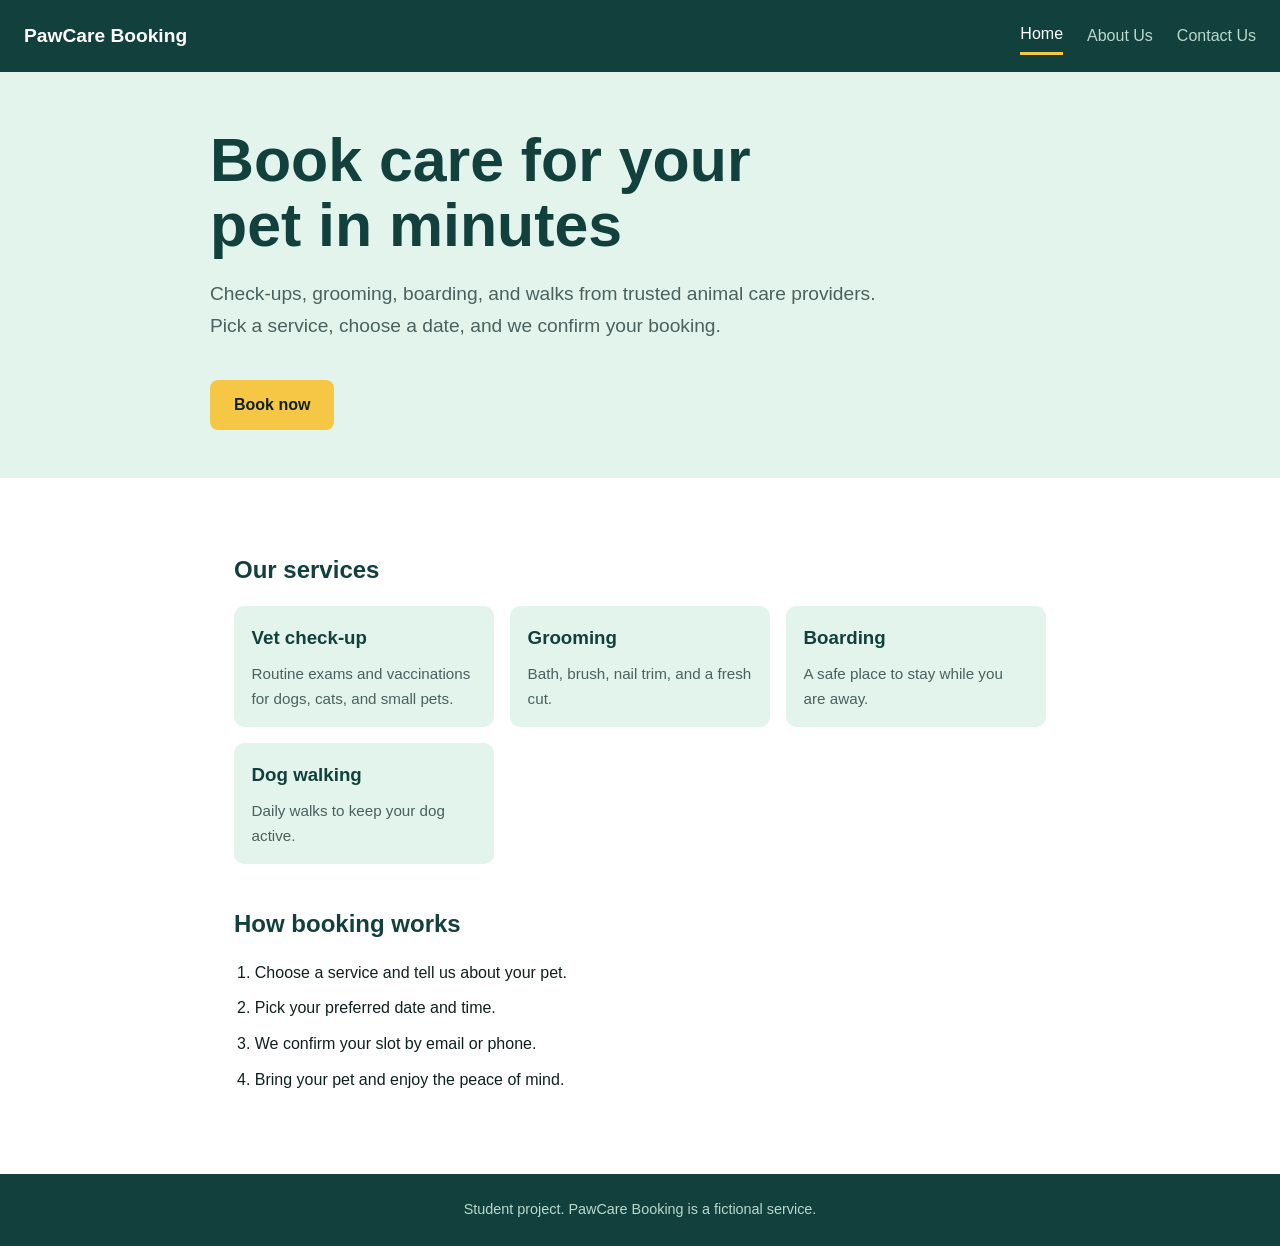
<file: index.html>
<!DOCTYPE html>
<html lang="en">
<head>
  <meta charset="UTF-8">
  <meta name="viewport" content="width=device-width, initial-scale=1">
  <title>PawCare Booking - Home</title>
  <link rel="stylesheet" href="style.css">
</head>
<body>
  <nav>
    <a class="brand" href="index.html">PawCare Booking</a>
    <a href="index.html" aria-current="page">Home</a>
    <a href="about.html">About Us</a>
    <a href="contact.html">Contact Us</a>
  </nav>
  <section class="hero"><div>
    <h1>Book care for your pet in minutes</h1>
    <p class="lead">Check-ups, grooming, boarding, and walks from trusted animal care providers. Pick a service, choose a date, and we confirm your booking.</p>
    <a class="btn" href="contact.html">Book now</a>
  </div></section>
  <main>
    <h2>Our services</h2>
    <div class="grid">
      <div class="box"><h3>Vet check-up</h3><p>Routine exams and vaccinations for dogs, cats, and small pets.</p></div>
      <div class="box"><h3>Grooming</h3><p>Bath, brush, nail trim, and a fresh cut.</p></div>
      <div class="box"><h3>Boarding</h3><p>A safe place to stay while you are away.</p></div>
      <div class="box"><h3>Dog walking</h3><p>Daily walks to keep your dog active.</p></div>
    </div>

    <h2>How booking works</h2>
    <ol class="steps">
      <li>Choose a service and tell us about your pet.</li>
      <li>Pick your preferred date and time.</li>
      <li>We confirm your slot by email or phone.</li>
      <li>Bring your pet and enjoy the peace of mind.</li>
    </ol>
  </main>
  <footer>Student project. PawCare Booking is a fictional service.</footer>
</body>
</html>
</file>
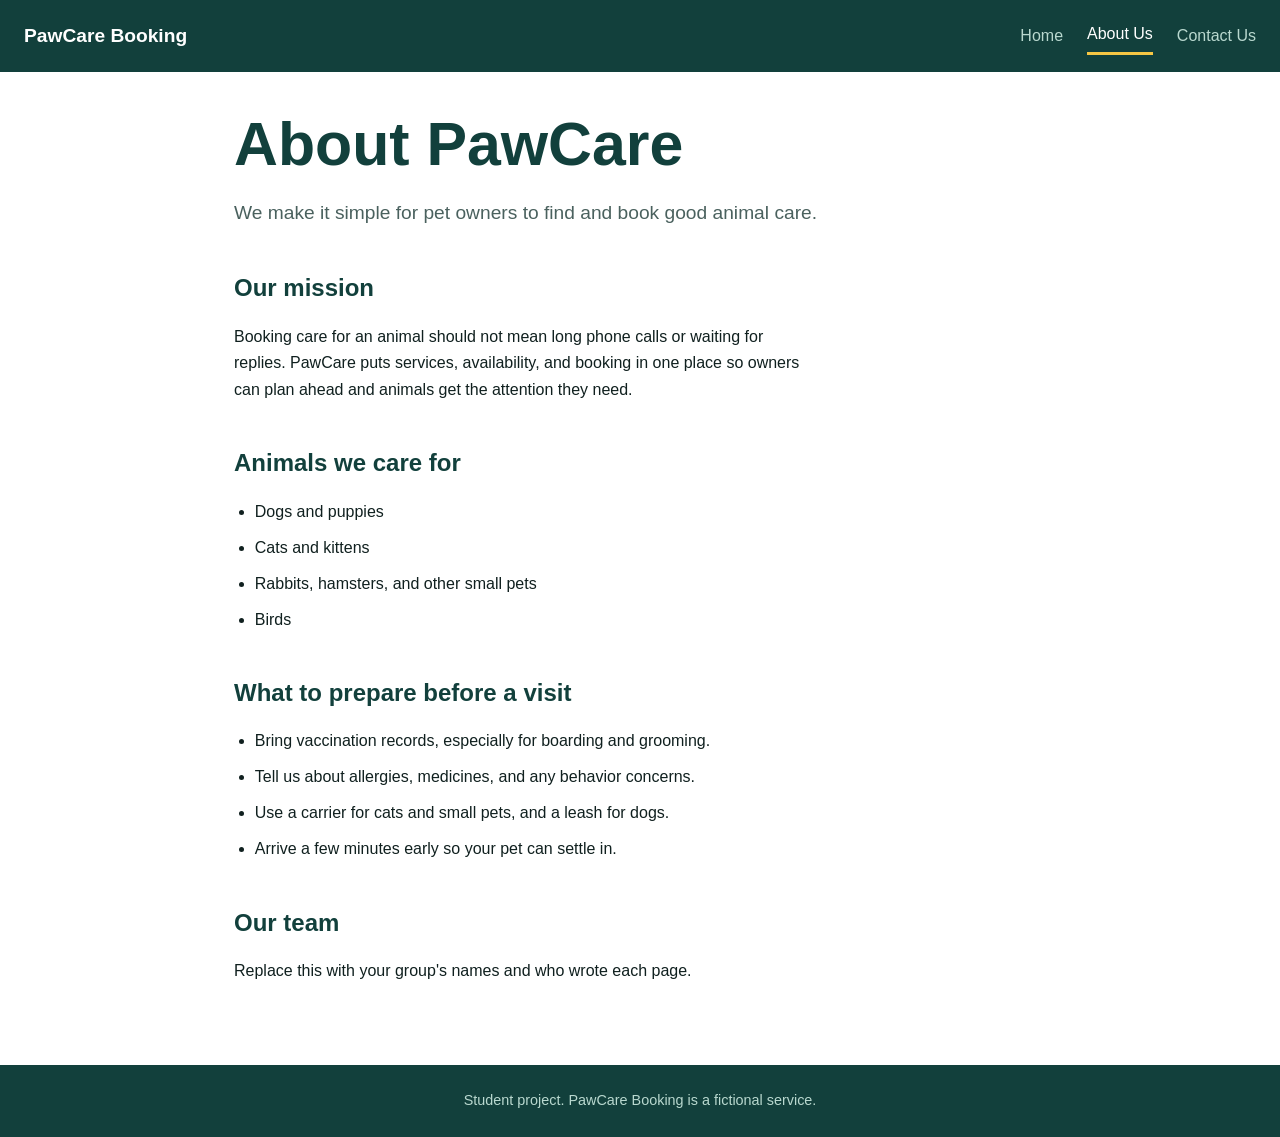
<file: about.html>
<!DOCTYPE html>
<html lang="en">
<head>
  <meta charset="UTF-8">
  <meta name="viewport" content="width=device-width, initial-scale=1">
  <title>PawCare Booking - About Us</title>
  <link rel="stylesheet" href="style.css">
</head>
<body>
  <nav>
    <a class="brand" href="index.html">PawCare Booking</a>
    <a href="index.html">Home</a>
    <a href="about.html" aria-current="page">About Us</a>
    <a href="contact.html">Contact Us</a>
  </nav>
  <main>
    <h1>About PawCare</h1>
    <p class="lead">We make it simple for pet owners to find and book good animal care.</p>

    <h2>Our mission</h2>
    <p>Booking care for an animal should not mean long phone calls or waiting for replies. PawCare puts services, availability, and booking in one place so owners can plan ahead and animals get the attention they need.</p>

    <h2>Animals we care for</h2>
    <ul class="list">
      <li>Dogs and puppies</li>
      <li>Cats and kittens</li>
      <li>Rabbits, hamsters, and other small pets</li>
      <li>Birds</li>
    </ul>

    <h2>What to prepare before a visit</h2>
    <ul class="list">
      <li>Bring vaccination records, especially for boarding and grooming.</li>
      <li>Tell us about allergies, medicines, and any behavior concerns.</li>
      <li>Use a carrier for cats and small pets, and a leash for dogs.</li>
      <li>Arrive a few minutes early so your pet can settle in.</li>
    </ul>

    <h2>Our team</h2>
    <p>Replace this with your group's names and who wrote each page.</p>
  </main>
  <footer>Student project. PawCare Booking is a fictional service.</footer>
</body>
</html>
</file>
<file: style.css>
:root{--deep:#12403c;--mint:#e3f4ec;--sun:#f6c744;--ink:#10201f;--white:#fff;--mute:#4a615e;--line:#c5ddd2}
*{box-sizing:border-box}
body{margin:0;font-family:"Segoe UI","Trebuchet MS",Arial,sans-serif;background:var(--white);color:var(--ink);line-height:1.65}
nav{display:flex;flex-wrap:wrap;gap:.25rem 1.5rem;align-items:center;padding:1rem 1.5rem;background:var(--deep)}
nav .brand{font-weight:700;font-size:1.2rem;margin-right:auto;color:var(--white);text-decoration:none}
nav a{color:#b9d8cf;text-decoration:none;padding:.25rem 0}
nav a:hover,nav a[aria-current]{color:var(--white)}
nav a[aria-current]{border-bottom:3px solid var(--sun)}
a:focus-visible,button:focus-visible,input:focus-visible,select:focus-visible,textarea:focus-visible{outline:3px solid var(--deep);outline-offset:2px}
.hero{background:var(--mint);padding:3rem 1.5rem}
.hero>div,main{max-width:860px;margin:0 auto}
main{padding:2rem 1.5rem 4rem}
.hero>div{padding:0}
h1{font-size:clamp(2.1rem,6.5vw,3.8rem);line-height:1.08;margin:.5rem 0 1rem;max-width:16ch;color:var(--deep)}
h2{font-size:1.5rem;margin:2.5rem 0 .75rem;color:var(--deep)}
p{max-width:65ch}
.lead{font-size:1.2rem;color:var(--mute)}
.grid{display:grid;grid-template-columns:repeat(auto-fit,minmax(200px,1fr));gap:1rem;margin-top:1rem}
.box{background:var(--mint);padding:1rem 1.1rem;border-radius:10px}
.box h3{margin:.1rem 0 .4rem;color:var(--deep)}
.box p{margin:0;color:var(--mute);font-size:.95rem}
ol.steps,ul.list{padding-left:1.3rem;max-width:65ch}
ol.steps li,ul.list li{margin:.6rem 0}
label{display:block;margin:1rem 0 .3rem;font-weight:600}
input,select,textarea{width:100%;padding:.65rem;border:2px solid var(--line);border-radius:8px;font:inherit;background:var(--white);color:var(--ink)}
.btn{display:inline-block;margin-top:1.2rem;padding:.75rem 1.5rem;background:var(--sun);color:var(--ink);border:0;border-radius:8px;font:inherit;font-weight:700;cursor:pointer;text-decoration:none}
.btn:hover{background:var(--deep);color:var(--white)}
footer{background:var(--deep);padding:1.5rem;text-align:center;color:#b9d8cf;font-size:.9rem}
@media(prefers-reduced-motion:no-preference){.btn{transition:background .15s,color .15s}}
</file>
